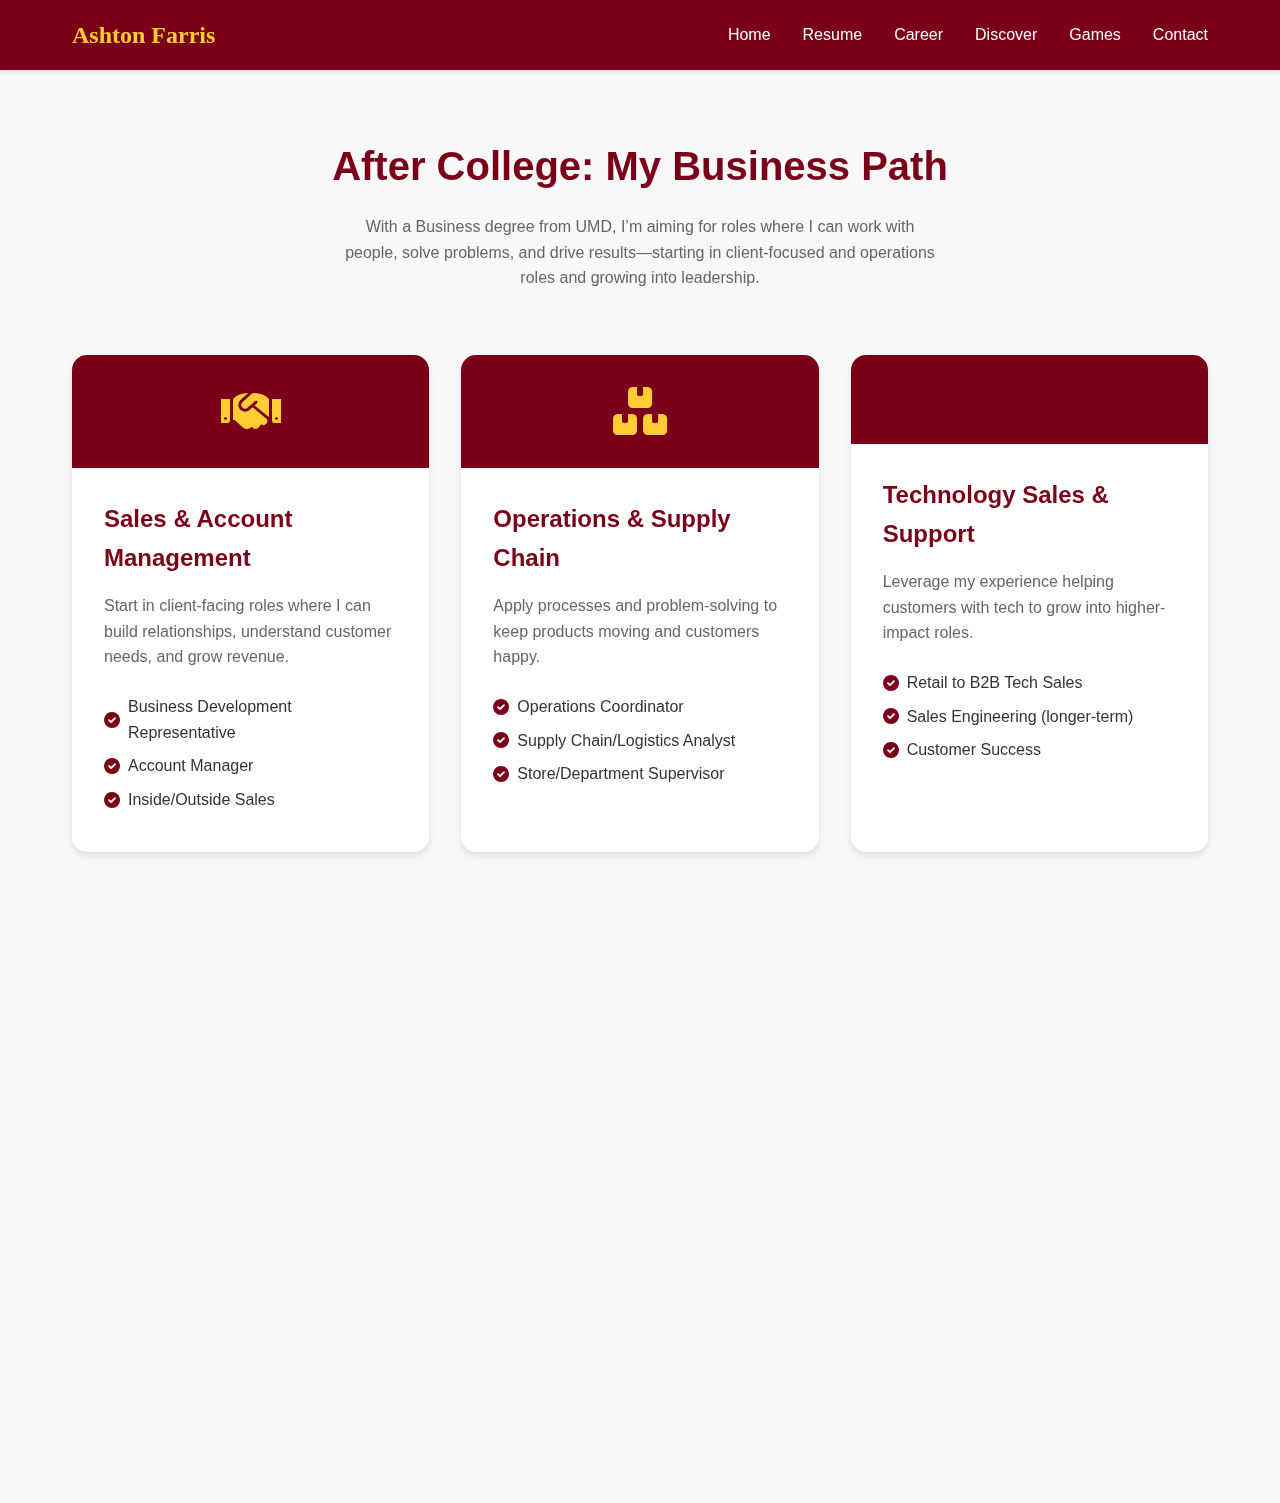
<file: career.html>
<!DOCTYPE html>
<html lang="en">
<head>
    <meta charset="UTF-8">
    <meta name="viewport" content="width=device-width, initial-scale=1.0">
    <title>Career Interests | Ashton Farris</title>
    <link rel="stylesheet" href="https://cdnjs.cloudflare.com/ajax/libs/font-awesome/6.0.0/css/all.min.css">
    <link href="https://unpkg.com/aos@2.3.1/dist/aos.css" rel="stylesheet">
    <style>
        :root {
            --primary-color: #ffffff;
            --secondary-color: #f8f8f8;
            --umd-maroon: #7a0019;
            --umd-gold: #ffcc33;
            --text-color: #333333;
            --text-light: #666666;
            --transition: all 0.4s cubic-bezier(0.645, 0.045, 0.355, 1);
            --header-height: 70px;
        }

        * {
            margin: 0;
            padding: 0;
            box-sizing: border-box;
        }

        body {
            font-family: 'Inter', -apple-system, BlinkMacSystemFont, sans-serif;
            background-color: var(--secondary-color);
            color: var(--text-color);
            line-height: 1.6;
        }

        header {
            position: fixed;
            top: 0;
            left: 0;
            width: 100%;
            height: var(--header-height);
            background: var(--umd-maroon);
            z-index: 1000;
            box-shadow: 0 2px 4px rgba(0, 0, 0, 0.1);
        }

        .header-content {
            max-width: 1200px;
            margin: 0 auto;
            padding: 0 2rem;
            height: 100%;
            display: flex;
            justify-content: space-between;
            align-items: center;
        }

        .logo {
            font-size: 1.5rem;
            font-weight: 700;
            color: var(--umd-gold);
            text-decoration: none;
            font-family: 'Georgia', serif;
        }

        .nav-links {
            display: flex;
            gap: 2rem;
            align-items: center;
        }

        .nav-links a {
            color: white;
            text-decoration: none;
            font-weight: 500;
            transition: var(--transition);
        }

        .nav-links a:hover {
            color: var(--umd-gold);
        }

        .career-container {
            max-width: 1200px;
            margin: calc(var(--header-height) + 2rem) auto;
            padding: 2rem;
        }

        .career-header {
            text-align: center;
            margin-bottom: 4rem;
        }

        .career-header h1 {
            color: var(--umd-maroon);
            font-size: 2.5rem;
            margin-bottom: 1rem;
        }

        .career-header p {
            color: var(--text-light);
            max-width: 600px;
            margin: 0 auto;
        }

        .career-grid {
            display: grid;
            grid-template-columns: repeat(auto-fit, minmax(300px, 1fr));
            gap: 2rem;
        }

        .career-card {
            background: white;
            border-radius: 15px;
            overflow: hidden;
            box-shadow: 0 4px 6px rgba(0, 0, 0, 0.1);
            transition: var(--transition);
        }

        .career-card:hover {
            transform: translateY(-5px);
            box-shadow: 0 8px 15px rgba(0, 0, 0, 0.2);
        }

        .career-icon {
            background: var(--umd-maroon);
            padding: 2rem;
            text-align: center;
        }

        .career-icon i {
            font-size: 3rem;
            color: var(--umd-gold);
        }

        .career-content {
            padding: 2rem;
        }

        .career-content h2 {
            color: var(--umd-maroon);
            margin-bottom: 1rem;
        }

        .career-content p {
            color: var(--text-light);
            margin-bottom: 1.5rem;
        }

        .career-details {
            margin-top: 1rem;
        }

        .career-detail-item {
            display: flex;
            align-items: center;
            gap: 0.5rem;
            margin-bottom: 0.5rem;
            color: var(--text-color);
        }

        .career-detail-item i {
            color: var(--umd-maroon);
        }

        .action-btn {
            display: inline-block;
            background: var(--umd-maroon);
            color: white;
            padding: 0.75rem 1.5rem;
            border-radius: 5px;
            text-decoration: none;
            transition: var(--transition);
            margin-top: 1rem;
        }

        .action-btn:hover {
            background: #8f001f;
            transform: translateY(-2px);
        }

        @media (max-width: 768px) {
            .career-container {
                padding: 1rem;
            }
        }
    </style>
</head>
<body>
    <header>
        <div class="header-content">
            <a href="index.html" class="logo">Ashton Farris</a>
            <nav class="nav-links">
                <a href="index.html">Home</a>
                <a href="resume.html">Resume</a>
                <a href="career.html">Career</a>
                <a href="discover.html">Discover</a>
                <a href="games.html">Games</a>
                <a href="contact.html">Contact</a>
            </nav>
        </div>
    </header>

    <div class="career-container">
        <div class="career-header" data-aos="fade-down">
            <h1>After College: My Business Path</h1>
            <p>With a Business degree from UMD, I’m aiming for roles where I can work with people, solve problems, and drive results—starting in client-focused and operations roles and growing into leadership.</p>
        </div>

        <div class="career-grid">
            <div class="career-card" data-aos="fade-up">
                <div class="career-icon">
                    <i class="fas fa-handshake"></i>
                </div>
                <div class="career-content">
                    <h2>Sales & Account Management</h2>
                    <p>Start in client-facing roles where I can build relationships, understand customer needs, and grow revenue.</p>
                    <div class="career-details">
                        <div class="career-detail-item">
                            <i class="fas fa-check-circle"></i>
                            <span>Business Development Representative</span>
                        </div>
                        <div class="career-detail-item">
                            <i class="fas fa-check-circle"></i>
                            <span>Account Manager</span>
                        </div>
                        <div class="career-detail-item">
                            <i class="fas fa-check-circle"></i>
                            <span>Inside/Outside Sales</span>
                        </div>
                    </div>
                </div>
            </div>

            <div class="career-card" data-aos="fade-up" data-aos-delay="100">
                <div class="career-icon">
                    <i class="fas fa-boxes-stacked"></i>
                </div>
                <div class="career-content">
                    <h2>Operations & Supply Chain</h2>
                    <p>Apply processes and problem-solving to keep products moving and customers happy.</p>
                    <div class="career-details">
                        <div class="career-detail-item">
                            <i class="fas fa-check-circle"></i>
                            <span>Operations Coordinator</span>
                        </div>
                        <div class="career-detail-item">
                            <i class="fas fa-check-circle"></i>
                            <span>Supply Chain/Logistics Analyst</span>
                        </div>
                        <div class="career-detail-item">
                            <i class="fas fa-check-circle"></i>
                            <span>Store/Department Supervisor</span>
                        </div>
                    </div>
                </div>
            </div>

            <div class="career-card" data-aos="fade-up" data-aos-delay="200">
                <div class="career-icon">
                    <i class="fas fa-computer"></i>
                </div>
                <div class="career-content">
                    <h2>Technology Sales & Support</h2>
                    <p>Leverage my experience helping customers with tech to grow into higher-impact roles.</p>
                    <div class="career-details">
                        <div class="career-detail-item">
                            <i class="fas fa-check-circle"></i>
                            <span>Retail to B2B Tech Sales</span>
                        </div>
                        <div class="career-detail-item">
                            <i class="fas fa-check-circle"></i>
                            <span>Sales Engineering (longer-term)</span>
                        </div>
                        <div class="career-detail-item">
                            <i class="fas fa-check-circle"></i>
                            <span>Customer Success</span>
                        </div>
                    </div>
                </div>
            </div>

            <div class="career-card" data-aos="fade-up" data-aos-delay="300">
                <div class="career-icon">
                    <i class="fas fa-road"></i>
                </div>
                <div class="career-content">
                    <h2>Near‑Term Goals</h2>
                    <p>Build experience, network, and skills while in school to hit the ground running after graduation.</p>
                    <div class="career-details">
                        <div class="career-detail-item">
                            <i class="fas fa-check-circle"></i>
                            <span>Internships in sales or operations</span>
                        </div>
                        <div class="career-detail-item">
                            <i class="fas fa-check-circle"></i>
                            <span>Certs: Google Analytics/PM or HubSpot Sales</span>
                        </div>
                        <div class="career-detail-item">
                            <i class="fas fa-check-circle"></i>
                            <span>Leadership in student orgs (e.g., TKE, clubs)</span>
                        </div>
                    </div>
                </div>
            </div>
        </div>
    </div>

    <script src="https://unpkg.com/aos@2.3.1/dist/aos.js"></script>
    <script>
        AOS.init({
            duration: 800,
            offset: 100,
            once: true
        });
    </script>
</body>
</html>
</file>
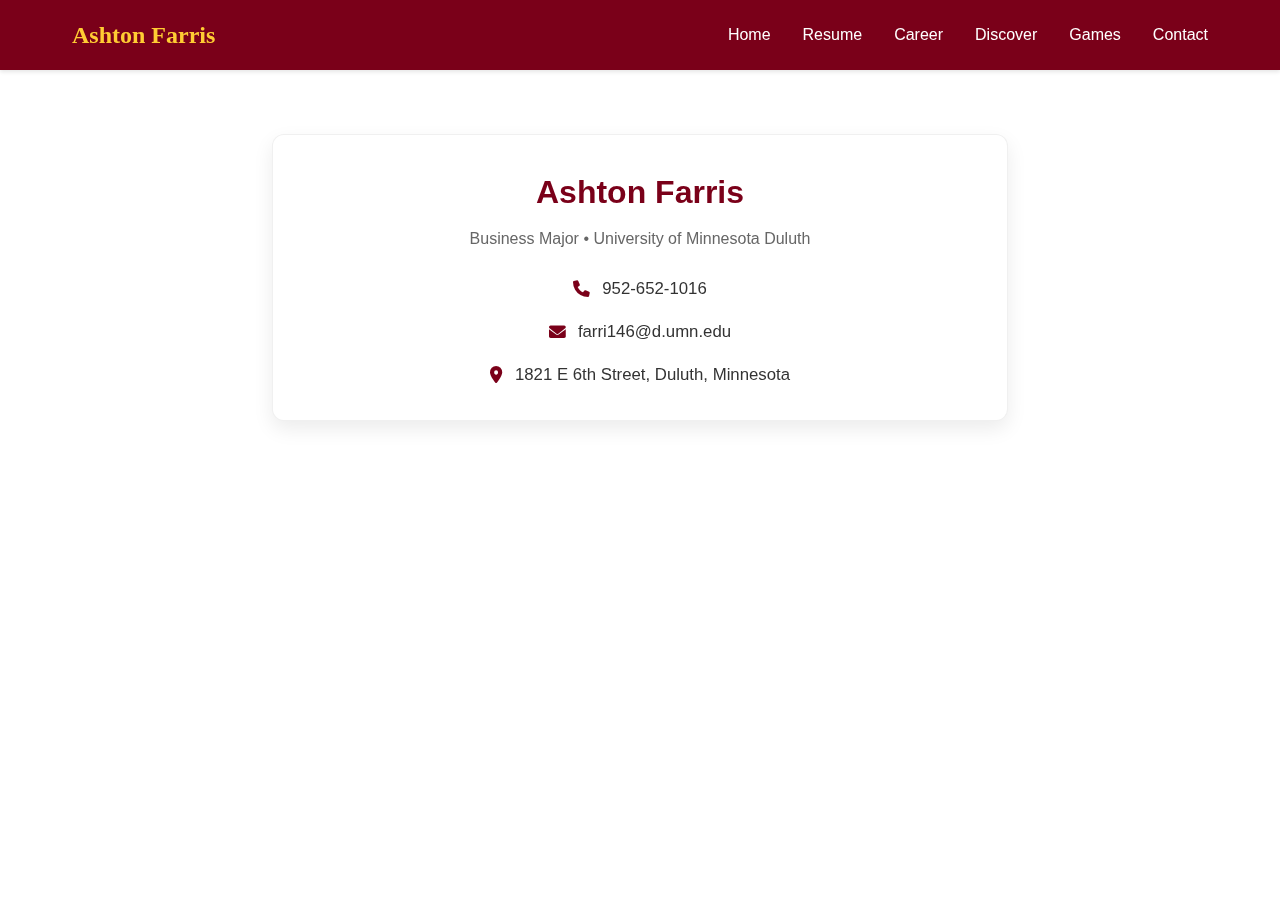
<file: contact.html>
<!DOCTYPE html>
<html lang="en">
<head>
    <meta charset="UTF-8">
    <meta name="viewport" content="width=device-width, initial-scale=1.0">
    <title>Contact | Ashton Farris</title>
    <link rel="stylesheet" href="https://cdnjs.cloudflare.com/ajax/libs/font-awesome/6.0.0/css/all.min.css">
    <link href="https://unpkg.com/aos@2.3.1/dist/aos.css" rel="stylesheet">
    <style>
        :root {
            --primary-color: #ffffff;
            --secondary-color: #f8f8f8;
            --umd-maroon: #7a0019;
            --umd-gold: #ffcc33;
            --text-color: #333333;
            --text-light: #666666;
            --transition: all 0.4s cubic-bezier(0.645, 0.045, 0.355, 1);
            --header-height: 70px;
        }

        * {
            margin: 0;
            padding: 0;
            box-sizing: border-box;
        }

        body {
            font-family: 'Inter', -apple-system, BlinkMacSystemFont, sans-serif;
            background-color: var(--primary-color);
            color: var(--text-color);
            line-height: 1.6;
        }

        header {
            position: fixed;
            top: 0;
            left: 0;
            width: 100%;
            height: var(--header-height);
            background: var(--umd-maroon);
            z-index: 1000;
            box-shadow: 0 2px 4px rgba(0, 0, 0, 0.1);
        }

        .header-content {
            max-width: 1200px;
            margin: 0 auto;
            padding: 0 2rem;
            height: 100%;
            display: flex;
            justify-content: space-between;
            align-items: center;
        }

        .logo {
            font-size: 1.5rem;
            font-weight: 700;
            color: var(--umd-gold);
            text-decoration: none;
            font-family: 'Georgia', serif;
        }

        .nav-links {
            display: flex;
            gap: 2rem;
            align-items: center;
        }

        .nav-links a {
            color: white;
            text-decoration: none;
            font-weight: 500;
            transition: var(--transition);
        }

        .nav-links a:hover {
            color: var(--umd-gold);
        }

        .contact-container {
            max-width: 800px;
            margin: calc(var(--header-height) + 2rem) auto;
            padding: 2rem;
        }

        .contact-card {
            background: white;
            border-radius: 12px;
            box-shadow: 0 8px 20px rgba(0,0,0,0.08);
            border: 1px solid rgba(0,0,0,0.06);
            padding: 2rem;
            text-align: center;
        }

        .contact-card h1 {
            color: var(--umd-maroon);
            font-size: 2rem;
            margin-bottom: 0.5rem;
        }

        .contact-card p.subtitle {
            color: var(--text-light);
            margin-bottom: 1.5rem;
        }

        .contact-list {
            display: grid;
            gap: 1rem;
            justify-items: center;
        }

        .contact-item {
            display: flex;
            align-items: center;
            gap: 0.75rem;
            color: var(--text-color);
            font-size: 1.05rem;
        }

        .contact-item i {
            color: var(--umd-maroon);
        }

        .contact-item a {
            color: var(--text-color);
            text-decoration: none;
        }

        .contact-item a:hover { text-decoration: underline; }

        @media (max-width: 768px) {
            .contact-container { padding: 1rem; }
        }
    </style>
    <script src="https://unpkg.com/aos@2.3.1/dist/aos.js"></script>
</head>
<body>
    <header>
        <div class="header-content">
            <a href="index.html" class="logo">Ashton Farris</a>
            <nav class="nav-links">
                <a href="index.html">Home</a>
                <a href="resume.html">Resume</a>
                <a href="career.html">Career</a>
                <a href="discover.html">Discover</a>
                <a href="games.html">Games</a>
                <a href="contact.html">Contact</a>
            </nav>
        </div>
    </header>

    <main class="contact-container">
        <div class="contact-card" data-aos="fade-up">
            <h1>Ashton Farris</h1>
            <p class="subtitle">Business Major • University of Minnesota Duluth</p>
            <div class="contact-list">
                <div class="contact-item">
                    <i class="fas fa-phone"></i>
                    <span>952-652-1016</span>
                </div>
                <div class="contact-item">
                    <i class="fas fa-envelope"></i>
                    <a href="mailto:farri146@d.umn.edu">farri146@d.umn.edu</a>
                </div>
                <div class="contact-item">
                    <i class="fas fa-location-dot"></i>
                    <span>1821 E 6th Street, Duluth, Minnesota</span>
                </div>
            </div>
        </div>
    </main>

    <script>
        AOS.init({ duration: 800, offset: 100, once: true });
    </script>
</body>
</html>
</file>
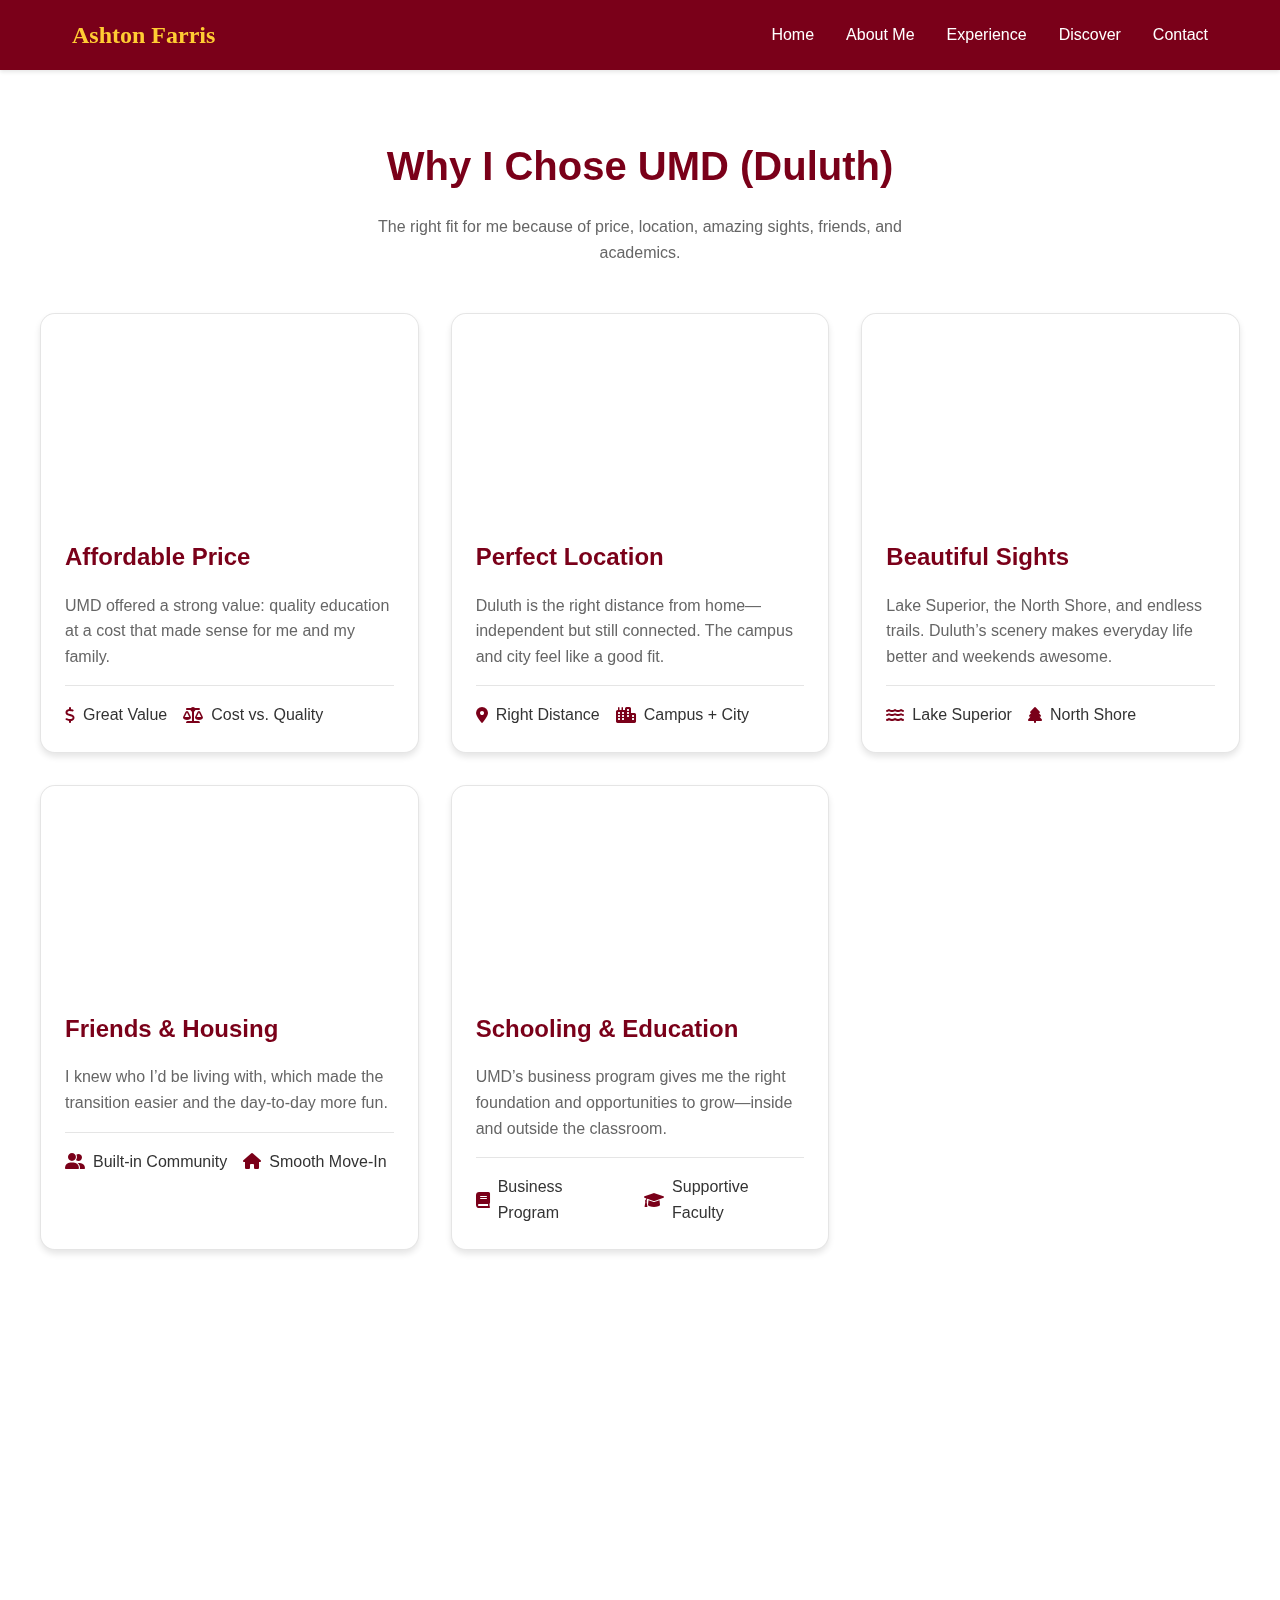
<file: discover.html>
<!DOCTYPE html>
<html lang="en">
<head>
    <meta charset="UTF-8">
    <meta name="viewport" content="width=device-width, initial-scale=1.0">
    <title>Discover | Ashton Farris</title>
    <link rel="stylesheet" href="https://cdnjs.cloudflare.com/ajax/libs/font-awesome/6.0.0/css/all.min.css">
    <link href="https://unpkg.com/aos@2.3.1/dist/aos.css" rel="stylesheet">
    <style>
        :root {
            --primary-color: #ffffff;
            --secondary-color: #f8f8f8;
            --umd-maroon: #7a0019;
            --umd-gold: #ffcc33;
            --text-color: #333333;
            --text-light: #666666;
            --transition: all 0.4s cubic-bezier(0.645, 0.045, 0.355, 1);
            --header-height: 70px;
        }

        * {
            margin: 0;
            padding: 0;
            box-sizing: border-box;
        }

        body {
            font-family: 'Inter', -apple-system, BlinkMacSystemFont, sans-serif;
            background-color: var(--primary-color);
            color: var(--text-color);
            line-height: 1.6;
        }

        header {
            position: fixed;
            top: 0;
            left: 0;
            width: 100%;
            height: var(--header-height);
            background: var(--umd-maroon);
            z-index: 1000;
            transition: var(--transition);
            box-shadow: 0 2px 4px rgba(0, 0, 0, 0.1);
        }

        .header-content {
            max-width: 1200px;
            margin: 0 auto;
            padding: 0 2rem;
            height: 100%;
            display: flex;
            justify-content: space-between;
            align-items: center;
        }

        .logo {
            font-size: 1.5rem;
            font-weight: 700;
            color: var(--umd-gold);
            text-decoration: none;
            font-family: 'Georgia', serif;
        }

        .nav-links {
            display: flex;
            gap: 2rem;
            align-items: center;
        }

        .nav-links a {
            color: white;
            text-decoration: none;
            font-weight: 500;
            transition: var(--transition);
            position: relative;
        }

        .nav-links a::after {
            content: '';
            position: absolute;
            width: 0;
            height: 2px;
            bottom: -4px;
            left: 0;
            background-color: var(--umd-gold);
            transition: var(--transition);
        }

        .nav-links a:hover::after {
            width: 100%;
        }

        .discover-main {
            margin-top: var(--header-height);
            padding: 4rem 2rem;
        }

        .discover-container {
            max-width: 1200px;
            margin: 0 auto;
        }

        .section-title {
            text-align: center;
            margin-bottom: 3rem;
        }

        .section-title h1 {
            font-size: 2.5rem;
            color: var(--umd-maroon);
            margin-bottom: 1rem;
        }

        .section-title p {
            color: var(--text-light);
            max-width: 600px;
            margin: 0 auto;
        }

        .discover-grid {
            display: grid;
            grid-template-columns: repeat(auto-fit, minmax(300px, 1fr));
            gap: 2rem;
            margin-top: 2rem;
        }

        .discover-card {
            background: white;
            border-radius: 15px;
            overflow: hidden;
            box-shadow: 0 4px 6px rgba(0, 0, 0, 0.1);
            transition: var(--transition);
            border: 1px solid rgba(0, 0, 0, 0.1);
        }

        .discover-card:hover {
            transform: translateY(-5px);
            box-shadow: 0 8px 15px rgba(0, 0, 0, 0.2);
        }

        .card-image {
            width: 100%;
            height: 200px;
            background-size: cover;
            background-position: center;
        }

        .card-content {
            padding: 1.5rem;
        }

        .card-content h2 {
            color: var(--umd-maroon);
            margin-bottom: 1rem;
            font-size: 1.5rem;
        }

        .card-content p {
            color: var(--text-light);
            margin-bottom: 1rem;
        }

        .card-stats {
            display: flex;
            gap: 1rem;
            margin-top: 1rem;
            padding-top: 1rem;
            border-top: 1px solid rgba(0, 0, 0, 0.1);
        }

        .stat-item {
            display: flex;
            align-items: center;
            gap: 0.5rem;
        }

        .stat-item i {
            color: var(--umd-maroon);
        }

        .video-section {
            margin-top: 4rem;
            padding: 3rem 2rem;
            text-align: center;
            background: linear-gradient(135deg, var(--umd-maroon) 0%, #5a0013 100%);
            border-radius: 15px;
            box-shadow: 0 8px 20px rgba(0, 0, 0, 0.15);
        }

        .video-section h3 {
            color: white;
            font-size: 1.8rem;
            margin-bottom: 1rem;
            font-weight: 600;
        }

        .video-section p {
            color: rgba(255, 255, 255, 0.9);
            margin-bottom: 2rem;
            font-size: 1.1rem;
        }

        .video-link {
            display: inline-flex;
            align-items: center;
            gap: 0.75rem;
            padding: 1rem 2rem;
            background: var(--umd-gold);
            color: var(--umd-maroon);
            text-decoration: none;
            border-radius: 50px;
            font-weight: 600;
            font-size: 1.1rem;
            transition: var(--transition);
            box-shadow: 0 4px 15px rgba(255, 204, 51, 0.3);
        }

        .video-link:hover {
            background: #ffd700;
            transform: translateY(-2px);
            box-shadow: 0 6px 20px rgba(255, 204, 51, 0.4);
        }

        .video-link i {
            font-size: 1.3rem;
        }

        @media (max-width: 768px) {
            .discover-grid {
                grid-template-columns: 1fr;
            }

            .video-section {
                padding: 2rem 1.5rem;
            }

            .video-section h3 {
                font-size: 1.5rem;
            }

            .video-link {
                padding: 0.875rem 1.5rem;
                font-size: 1rem;
            }
        }
    </style>
</head>
<body>
    <header>
        <div class="header-content">
            <a href="index.html" class="logo">Ashton Farris</a>
            <nav class="nav-links">
                <a href="index.html">Home</a>
                <a href="index.html#about">About Me</a>
                <a href="index.html#experience">Experience</a>
                <a href="discover.html">Discover</a>
                <a href="contact.html">Contact</a>
            </nav>
        </div>
    </header>

    <main class="discover-main">
        <div class="discover-container">
            <div class="section-title" data-aos="fade-up">
                <h1>Why I Chose UMD (Duluth)</h1>
                <p>The right fit for me because of price, location, amazing sights, friends, and academics.</p>
            </div>

            <div class="discover-grid">
                <!-- Price Card -->
                <div class="discover-card" data-aos="fade-up">
                    <div class="card-image" style="background-image: url('https://images.unsplash.com/photo-1554224155-8d04cb21cd6c?q=80&w=1470&auto=format&fit=crop');"></div>
                    <div class="card-content">
                        <h2>Affordable Price</h2>
                        <p>UMD offered a strong value: quality education at a cost that made sense for me and my family.</p>
                        <div class="card-stats">
                            <div class="stat-item">
                                <i class="fas fa-dollar-sign"></i>
                                <span>Great Value</span>
                            </div>
                            <div class="stat-item">
                                <i class="fas fa-scale-balanced"></i>
                                <span>Cost vs. Quality</span>
                            </div>
                        </div>
                    </div>
                </div>

                <!-- Location Card -->
                <div class="discover-card" data-aos="fade-up" data-aos-delay="100">
                    <div class="card-image" style="background-image: url('https://images.unsplash.com/photo-1523731407965-2430cd12f5e4?q=80&w=1470&auto=format&fit=crop');"></div>
                    <div class="card-content">
                        <h2>Perfect Location</h2>
                        <p>Duluth is the right distance from home—independent but still connected. The campus and city feel like a good fit.</p>
                        <div class="card-stats">
                            <div class="stat-item">
                                <i class="fas fa-location-dot"></i>
                                <span>Right Distance</span>
                            </div>
                            <div class="stat-item">
                                <i class="fas fa-city"></i>
                                <span>Campus + City</span>
                            </div>
                        </div>
                    </div>
                </div>

                <!-- Sights/Nature Card -->
                <div class="discover-card" data-aos="fade-up" data-aos-delay="200">
                    <div class="card-image" style="background-image: url('https://images.unsplash.com/photo-1464822759023-fed622ff2c3b?q=80&w=1470&auto=format&fit=crop');"></div>
                    <div class="card-content">
                        <h2>Beautiful Sights</h2>
                        <p>Lake Superior, the North Shore, and endless trails. Duluth’s scenery makes everyday life better and weekends awesome.</p>
                        <div class="card-stats">
                            <div class="stat-item">
                                <i class="fas fa-water"></i>
                                <span>Lake Superior</span>
                            </div>
                            <div class="stat-item">
                                <i class="fas fa-tree"></i>
                                <span>North Shore</span>
                            </div>
                        </div>
                    </div>
                </div>

                <!-- Friends/Housing Card -->
                <div class="discover-card" data-aos="fade-up" data-aos-delay="300">
                    <div class="card-image" style="background-image: url('https://images.unsplash.com/photo-1523050854058-8df90110c9f1?q=80&w=1470&auto=format&fit=crop');"></div>
                    <div class="card-content">
                        <h2>Friends & Housing</h2>
                        <p>I knew who I’d be living with, which made the transition easier and the day-to-day more fun.</p>
                        <div class="card-stats">
                            <div class="stat-item">
                                <i class="fas fa-user-friends"></i>
                                <span>Built-in Community</span>
                            </div>
                            <div class="stat-item">
                                <i class="fas fa-home"></i>
                                <span>Smooth Move-In</span>
                            </div>
                        </div>
                    </div>
                </div>

                <!-- Academics Card -->
                <div class="discover-card" data-aos="fade-up" data-aos-delay="400">
                    <div class="card-image" style="background-image: url('https://images.unsplash.com/photo-1513258496099-48168024aec0?q=80&w=1470&auto=format&fit=crop');"></div>
                    <div class="card-content">
                        <h2>Schooling & Education</h2>
                        <p>UMD’s business program gives me the right foundation and opportunities to grow—inside and outside the classroom.</p>
                        <div class="card-stats">
                            <div class="stat-item">
                                <i class="fas fa-book"></i>
                                <span>Business Program</span>
                            </div>
                            <div class="stat-item">
                                <i class="fas fa-graduation-cap"></i>
                                <span>Supportive Faculty</span>
                            </div>
                        </div>
                    </div>
                </div>

            </div>

            <div class="video-section" data-aos="fade-up">
                <h3>Learn More About My Journey</h3>
                <p>Watch my marketing video to discover more about my story and aspirations</p>
                <a href="https://www.youtube.com/shorts/wQxbnMBR1kA?si=rJ1qKaJglBqHNH5V" target="_blank" rel="noopener noreferrer" class="video-link">
                    <i class="fab fa-youtube"></i>
                    <span>Click here for marketing video</span>
                </a>
            </div>
        </div>
    </main>

    <script src="https://unpkg.com/aos@2.3.1/dist/aos.js"></script>
    <script>
        AOS.init({
            duration: 800,
            offset: 100,
            once: true
        });

        // Sticky header
        window.addEventListener('scroll', () => {
            const header = document.querySelector('header');
            header.classList.toggle('sticky', window.scrollY > 0);
        });
    </script>
</body>
</html>
</file>
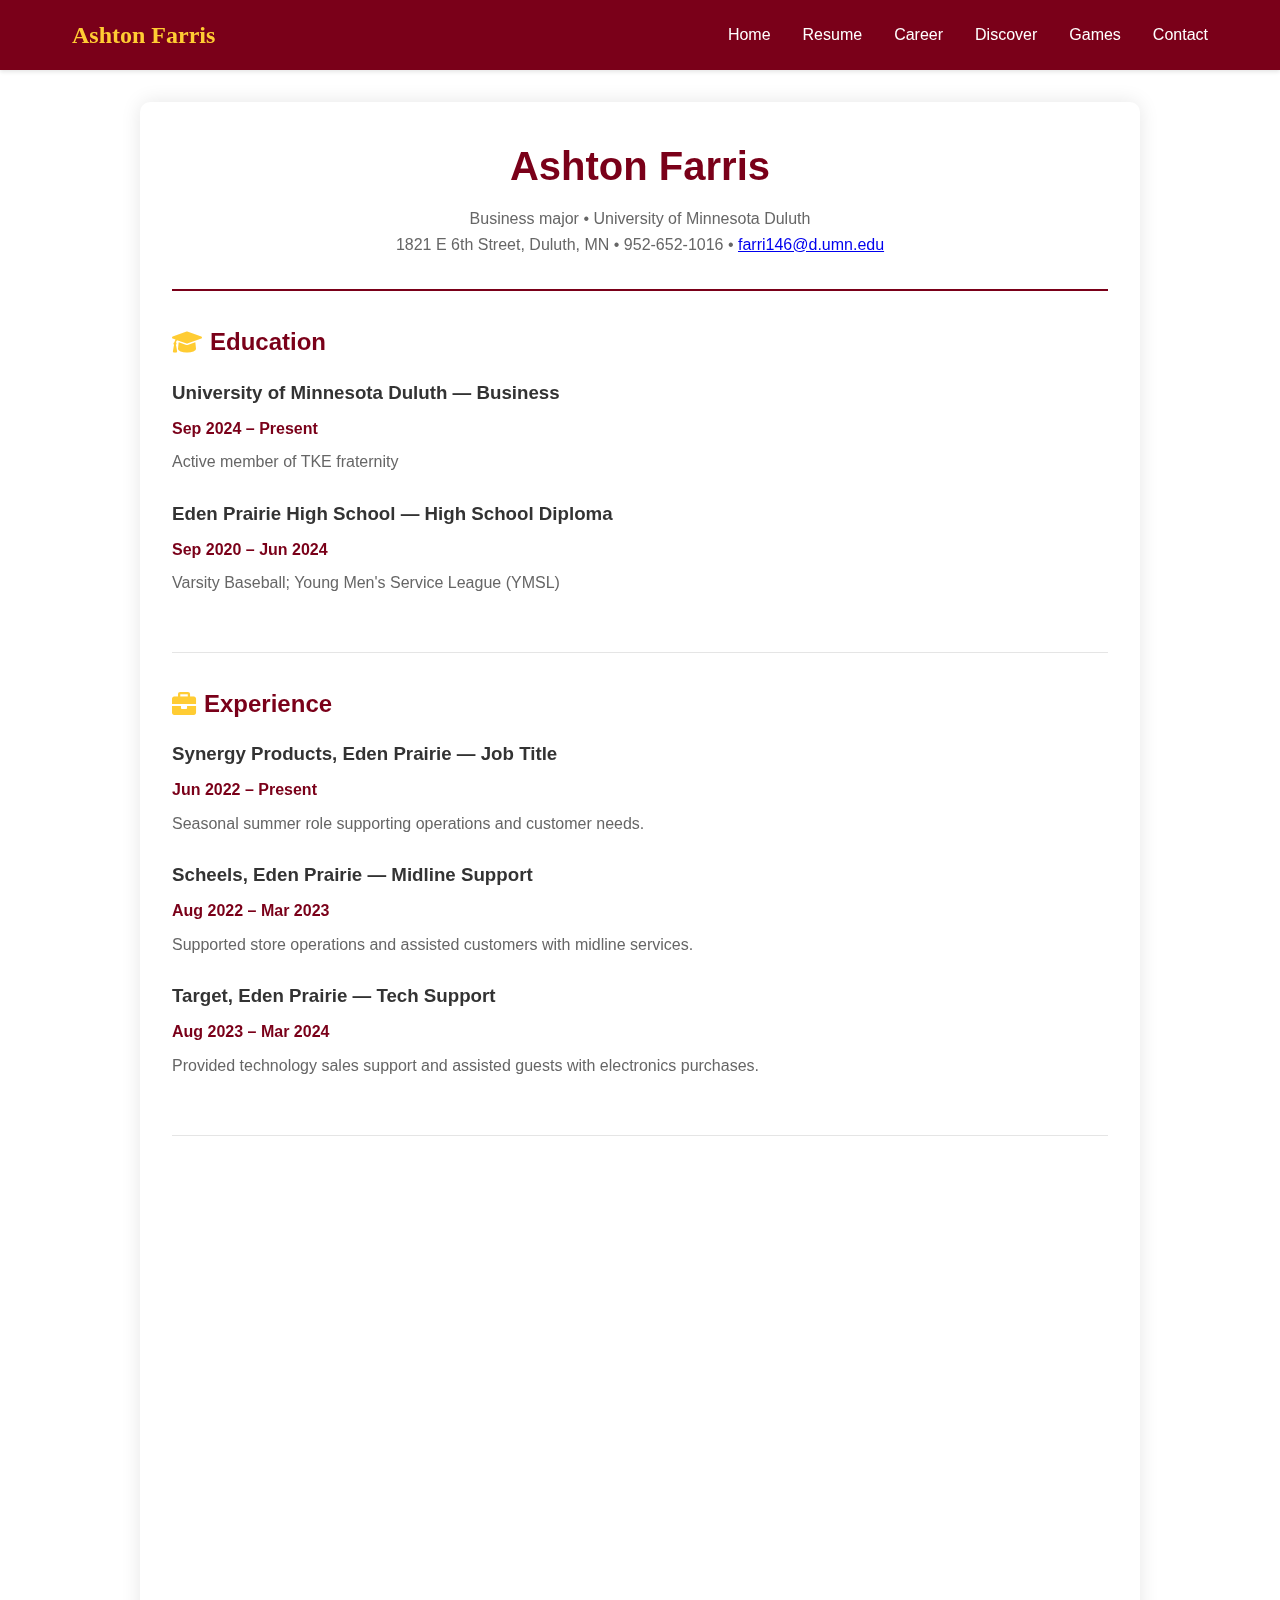
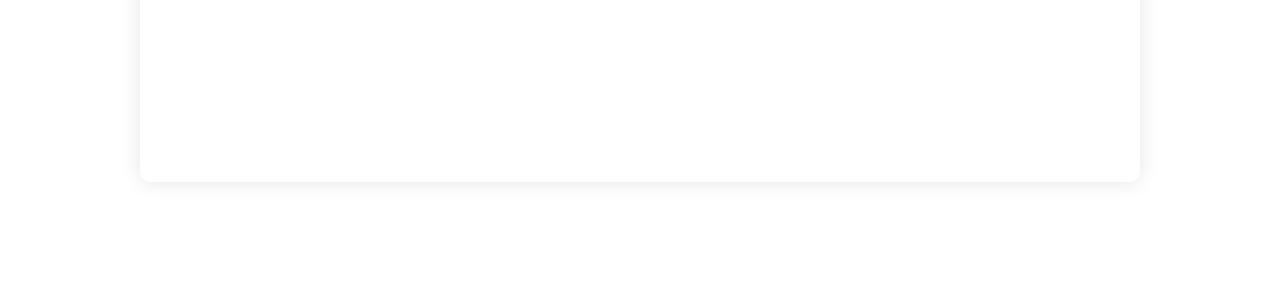
<file: resume.html>
<!DOCTYPE html>
<html lang="en">
<head>
    <meta charset="UTF-8">
    <meta name="viewport" content="width=device-width, initial-scale=1.0">
    <title>Resume | Ashton Farris</title>
    <link rel="stylesheet" href="https://cdnjs.cloudflare.com/ajax/libs/font-awesome/6.0.0/css/all.min.css">
    <link href="https://unpkg.com/aos@2.3.1/dist/aos.css" rel="stylesheet">
    <style>
        :root {
            --primary-color: #ffffff;
            --secondary-color: #f8f8f8;
            --umd-maroon: #7a0019;
            --umd-gold: #ffcc33;
            --text-color: #333333;
            --text-light: #666666;
            --transition: all 0.4s cubic-bezier(0.645, 0.045, 0.355, 1);
            --header-height: 70px;
        }

        * {
            margin: 0;
            padding: 0;
            box-sizing: border-box;
        }

        body {
            font-family: 'Inter', -apple-system, BlinkMacSystemFont, sans-serif;
            background-color: var(--primary-color);
            color: var(--text-color);
            line-height: 1.6;
        }

        header {
            position: fixed;
            top: 0;
            left: 0;
            width: 100%;
            height: var(--header-height);
            background: var(--umd-maroon);
            z-index: 1000;
            box-shadow: 0 2px 4px rgba(0, 0, 0, 0.1);
        }

        .header-content {
            max-width: 1200px;
            margin: 0 auto;
            padding: 0 2rem;
            height: 100%;
            display: flex;
            justify-content: space-between;
            align-items: center;
        }

        .logo {
            font-size: 1.5rem;
            font-weight: 700;
            color: var(--umd-gold);
            text-decoration: none;
            font-family: 'Georgia', serif;
        }

        .nav-links {
            display: flex;
            gap: 2rem;
            align-items: center;
        }

        .nav-links a {
            color: white;
            text-decoration: none;
            font-weight: 500;
            transition: var(--transition);
        }

        .nav-links a:hover {
            color: var(--umd-gold);
        }

        .resume-container {
            max-width: 1000px;
            margin: calc(var(--header-height) + 2rem) auto;
            padding: 2rem;
            background: white;
            box-shadow: 0 0 20px rgba(0, 0, 0, 0.1);
            border-radius: 10px;
        }

        .resume-header {
            text-align: center;
            margin-bottom: 2rem;
            padding-bottom: 2rem;
            border-bottom: 2px solid var(--umd-maroon);
        }

        .resume-header h1 {
            color: var(--umd-maroon);
            font-size: 2.5rem;
            margin-bottom: 0.5rem;
        }

        .resume-header p {
            color: var(--text-light);
        }

        .resume-section {
            margin-bottom: 2rem;
            padding-bottom: 2rem;
            border-bottom: 1px solid rgba(0, 0, 0, 0.1);
        }

        .resume-section h2 {
            color: var(--umd-maroon);
            margin-bottom: 1rem;
            display: flex;
            align-items: center;
            gap: 0.5rem;
        }

        .resume-section h2 i {
            color: var(--umd-gold);
        }

        .resume-item {
            margin-bottom: 1.5rem;
        }

        .resume-item h3 {
            color: var(--text-color);
            margin-bottom: 0.5rem;
        }

        .resume-item .date {
            color: var(--umd-maroon);
            font-weight: 600;
            margin-bottom: 0.5rem;
        }

        .resume-item p {
            color: var(--text-light);
        }

        .skills-grid {
            display: grid;
            grid-template-columns: repeat(auto-fit, minmax(200px, 1fr));
            gap: 1rem;
        }

        .skill-item {
            background: var(--secondary-color);
            padding: 1rem;
            border-radius: 5px;
            text-align: center;
            transition: var(--transition);
        }

        .skill-item:hover {
            transform: translateY(-2px);
            box-shadow: 0 4px 8px rgba(0, 0, 0, 0.1);
        }

        .download-btn {
            display: inline-block;
            background: var(--umd-maroon);
            color: white;
            padding: 0.75rem 1.5rem;
            border-radius: 5px;
            text-decoration: none;
            transition: var(--transition);
            margin-top: 1rem;
        }

        .download-btn:hover {
            background: #8f001f;
            transform: translateY(-2px);
        }

        @media (max-width: 768px) {
            .resume-container {
                padding: 1rem;
            }
        }
    </style>
</head>
<body>
    <header>
        <div class="header-content">
            <a href="index.html" class="logo">Ashton Farris</a>
            <nav class="nav-links">
                <a href="index.html">Home</a>
                <a href="resume.html">Resume</a>
                <a href="career.html">Career</a>
                <a href="discover.html">Discover</a>
                <a href="games.html">Games</a>
                <a href="contact.html">Contact</a>
            </nav>
        </div>
    </header>

    <div class="resume-container">
        <div class="resume-header" data-aos="fade-down">
            <h1>Ashton Farris</h1>
            <p>Business major • University of Minnesota Duluth</p>
            <p>1821 E 6th Street, Duluth, MN • 952-652-1016 • <a href="mailto:farri146@d.umn.edu">farri146@d.umn.edu</a></p>
        </div>

        <div class="resume-section" data-aos="fade-up">
            <h2><i class="fas fa-graduation-cap"></i> Education</h2>
            <div class="resume-item">
                <h3>University of Minnesota Duluth — Business</h3>
                <div class="date">Sep 2024 – Present</div>
                <p>Active member of TKE fraternity</p>
            </div>
            <div class="resume-item">
                <h3>Eden Prairie High School — High School Diploma</h3>
                <div class="date">Sep 2020 – Jun 2024</div>
                <p>Varsity Baseball; Young Men's Service League (YMSL)</p>
            </div>
        </div>

        <div class="resume-section" data-aos="fade-up">
            <h2><i class="fas fa-briefcase"></i> Experience</h2>
            <div class="resume-item">
                <h3>Synergy Products, Eden Prairie — Job Title</h3>
                <div class="date">Jun 2022 – Present</div>
                <p>Seasonal summer role supporting operations and customer needs.</p>
            </div>
            <div class="resume-item">
                <h3>Scheels, Eden Prairie — Midline Support</h3>
                <div class="date">Aug 2022 – Mar 2023</div>
                <p>Supported store operations and assisted customers with midline services.</p>
            </div>
            <div class="resume-item">
                <h3>Target, Eden Prairie — Tech Support</h3>
                <div class="date">Aug 2023 – Mar 2024</div>
                <p>Provided technology sales support and assisted guests with electronics purchases.</p>
            </div>
        </div>

        <div class="resume-section" data-aos="fade-up">
            <h2><i class="fas fa-laptop-code"></i> Skills</h2>
            <div class="skills-grid">
                <div class="skill-item">Time Management</div>
                <div class="skill-item">Multitasking</div>
                <div class="skill-item">Strong Work Ethic</div>
                <div class="skill-item">Customer Service</div>
                <div class="skill-item">Tech Support Basics</div>
                <div class="skill-item">Teamwork & Communication</div>
            </div>
        </div>

        <div class="resume-section" data-aos="fade-up">
            <h2><i class="fas fa-award"></i> Activities</h2>
            <div class="resume-item">
                <h3>Extracurriculars</h3>
                <div class="date">High School & College</div>
                <p>Varsity Baseball, Young Men's Service League (YMSL), TKE Fraternity</p>
            </div>
        </div>

        <div class="text-center">
            <a href="#" class="download-btn" data-aos="fade-up">
                <i class="fas fa-download"></i> Download Resume PDF
            </a>
        </div>
    </div>

    <script src="https://unpkg.com/aos@2.3.1/dist/aos.js"></script>
    <script>
        AOS.init({
            duration: 800,
            offset: 100,
            once: true
        });
    </script>
</body>
</html>
</file>
